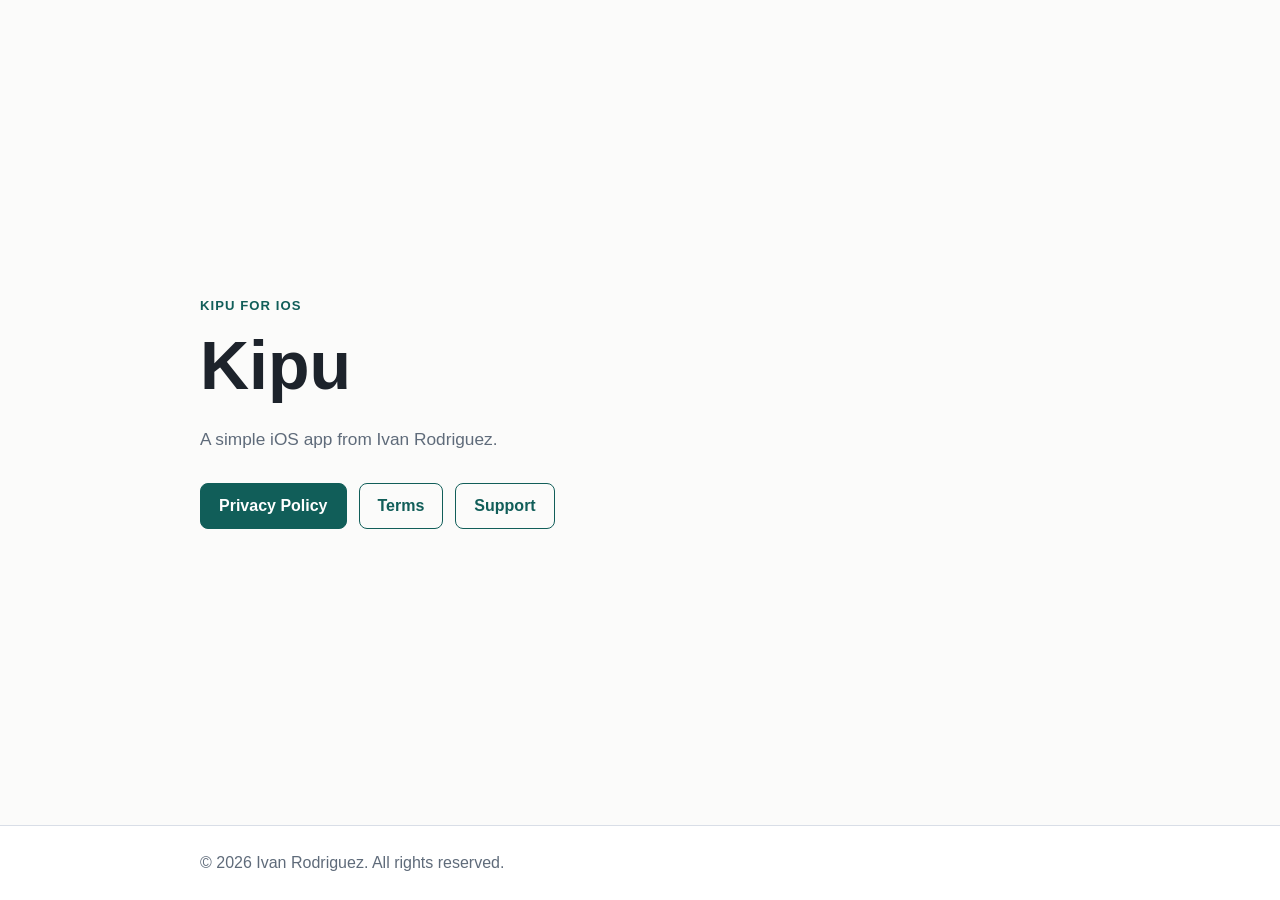
<file: index.html>
<!doctype html>
<html lang="en">
  <head>
    <meta charset="utf-8">
    <meta name="viewport" content="width=device-width, initial-scale=1">
    <title>Kipu</title>
    <meta
      name="description"
      content="Kipu is an iOS app by Ivan Rodriguez."
    >
    <meta name="robots" content="index, follow">
    <meta property="og:title" content="Kipu">
    <meta
      property="og:description"
      content="Kipu is an iOS app by Ivan Rodriguez."
    >
    <meta property="og:type" content="website">
    <meta property="og:site_name" content="Kipu">
    <meta name="twitter:card" content="summary">
    <meta name="twitter:title" content="Kipu">
    <meta
      name="twitter:description"
      content="Kipu is an iOS app by Ivan Rodriguez."
    >
    <link rel="stylesheet" href="styles.css">
  </head>
  <body class="landing-page">
    <main class="landing-shell container">
      <section class="landing-hero" aria-labelledby="landing-title">
        <p class="eyebrow">Kipu for iOS</p>
        <h1 id="landing-title">Kipu</h1>
        <p class="summary">
          A simple iOS app from Ivan Rodriguez.
        </p>
        <div class="landing-actions">
          <a class="button-primary" data-privacy-link href="privacy/">Privacy Policy</a>
          <a class="button-secondary" data-terms-link href="terms/">Terms</a>
          <a class="button-secondary" data-support-link href="support/">Support</a>
        </div>
      </section>
    </main>

    <footer class="site-footer">
      <div class="container">
        <p>&copy; <span id="year">2026</span> Ivan Rodriguez. All rights reserved.</p>
      </div>
    </footer>
    <script>
      if (window.location.protocol === "file:") {
        document.querySelector("[data-privacy-link]").href = "privacy/index.html";
        document.querySelector("[data-terms-link]").href = "terms/index.html";
        document.querySelector("[data-support-link]").href = "support/index.html";
      }
    </script>
  </body>
</html>
</file>
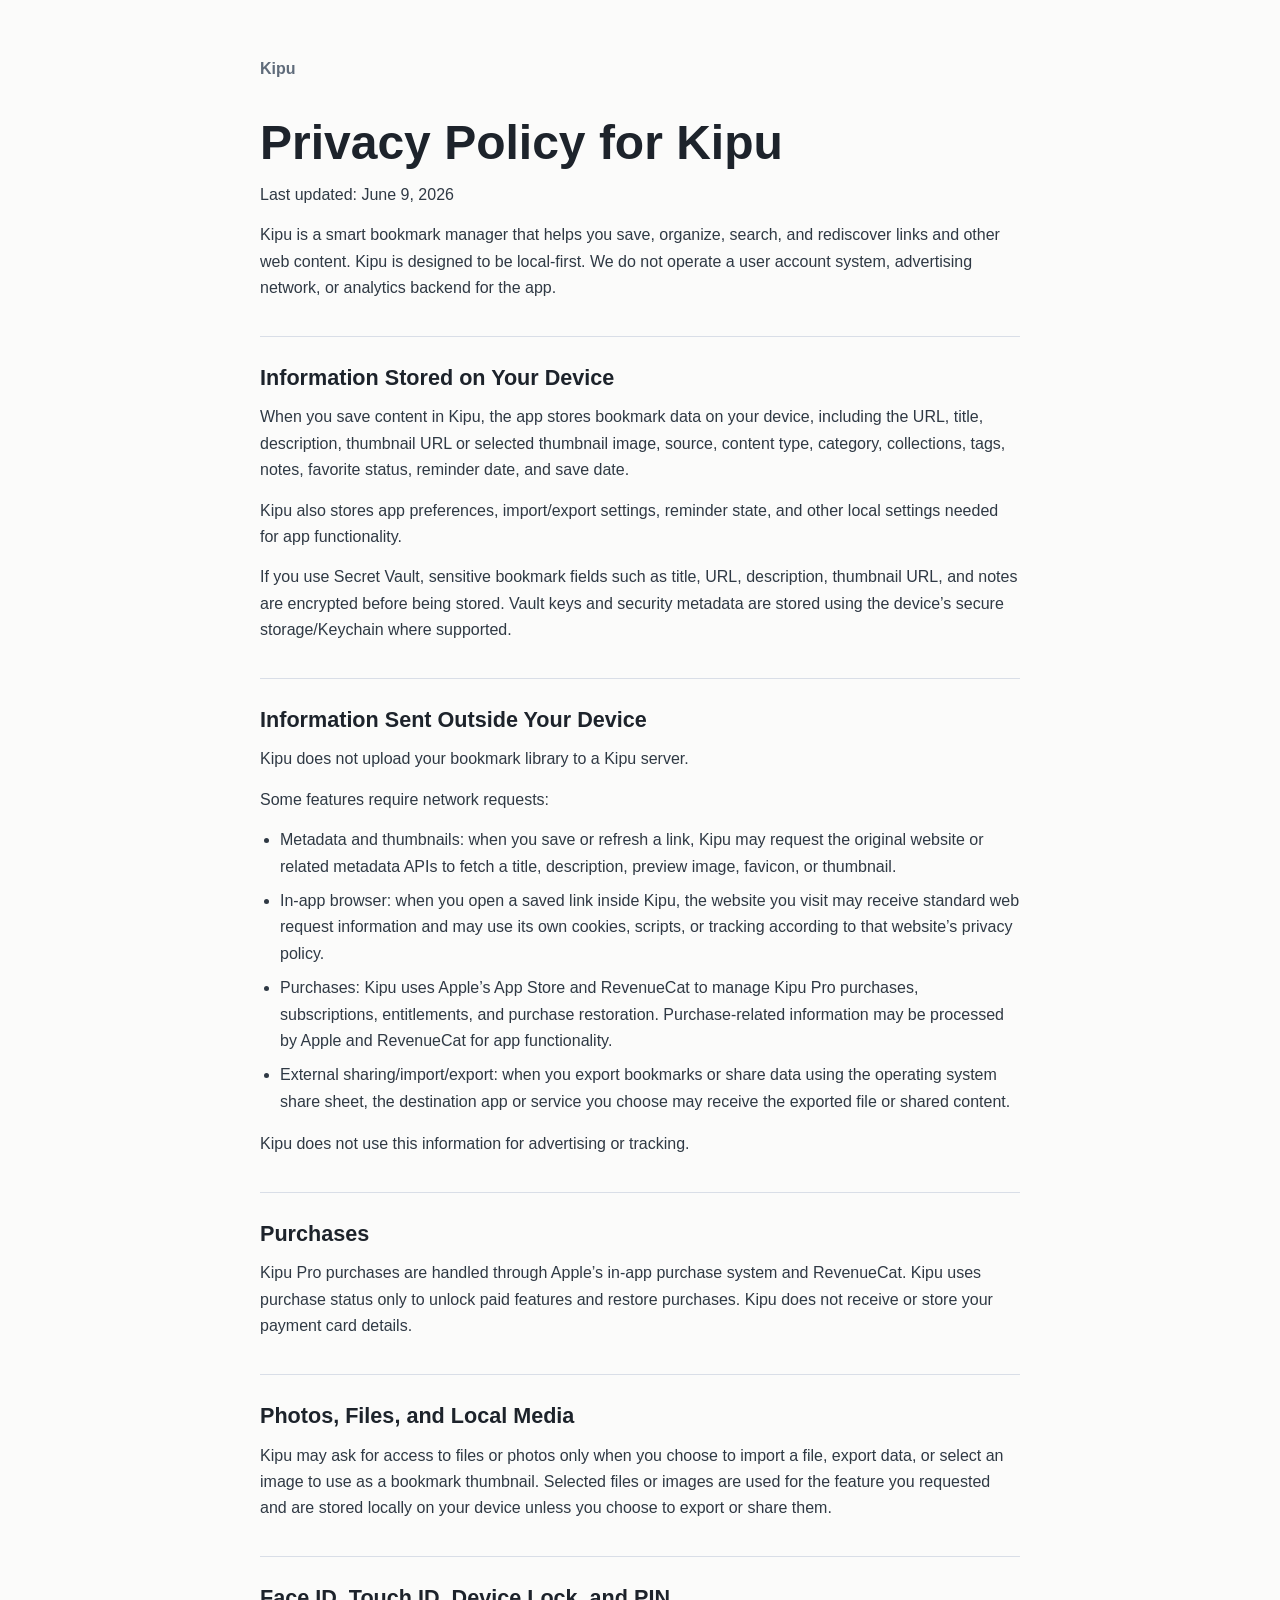
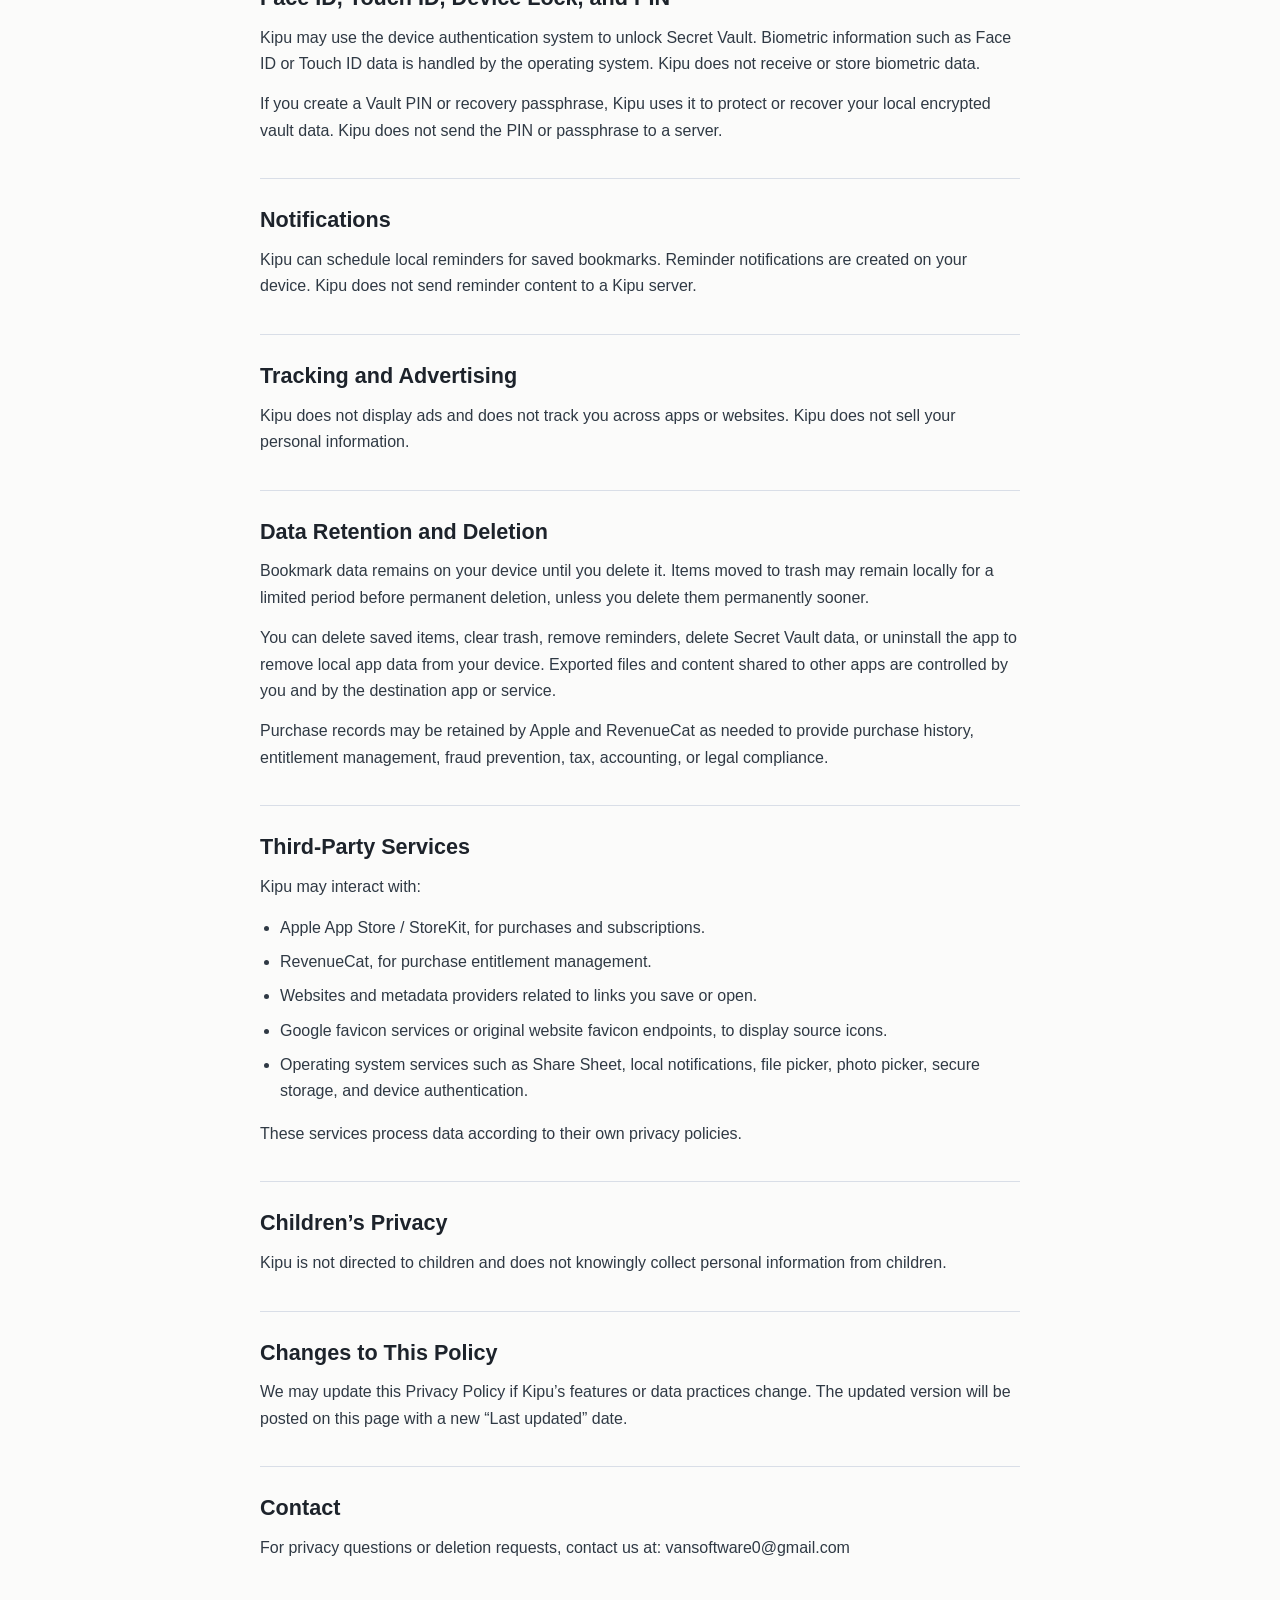
<file: privacy/index.html>
<!doctype html>
<html lang="en">
  <head>
    <meta charset="utf-8">
    <meta name="viewport" content="width=device-width, initial-scale=1">
    <title>Privacy Policy for Kipu</title>
    <meta
      name="description"
      content="Privacy Policy for Kipu, a smart bookmark manager for iOS."
    >
    <meta name="robots" content="index, follow">
    <meta property="og:title" content="Privacy Policy for Kipu">
    <meta
      property="og:description"
      content="Privacy Policy for Kipu, a smart bookmark manager for iOS."
    >
    <meta property="og:type" content="website">
    <meta property="og:site_name" content="Kipu">
    <meta name="twitter:card" content="summary">
    <meta name="twitter:title" content="Privacy Policy for Kipu">
    <meta
      name="twitter:description"
      content="Privacy Policy for Kipu, a smart bookmark manager for iOS."
    >
    <link rel="stylesheet" href="../styles.css">
  </head>
  <body>
    <main class="privacy-document container">
      <a class="plain-back-link" href="../">Kipu</a>
      <h1>Privacy Policy for Kipu</h1>

      <p>Last updated: June 9, 2026</p>

      <p>
        Kipu is a smart bookmark manager that helps you save, organize, search, and rediscover links and other web content. Kipu is designed to be local-first. We do not operate a user account system, advertising network, or analytics backend for the app.
      </p>

      <h2>Information Stored on Your Device</h2>
      <p>
        When you save content in Kipu, the app stores bookmark data on your device, including the URL, title, description, thumbnail URL or selected thumbnail image, source, content type, category, collections, tags, notes, favorite status, reminder date, and save date.
      </p>
      <p>
        Kipu also stores app preferences, import/export settings, reminder state, and other local settings needed for app functionality.
      </p>
      <p>
        If you use Secret Vault, sensitive bookmark fields such as title, URL, description, thumbnail URL, and notes are encrypted before being stored. Vault keys and security metadata are stored using the device’s secure storage/Keychain where supported.
      </p>

      <h2>Information Sent Outside Your Device</h2>
      <p>
        Kipu does not upload your bookmark library to a Kipu server.
      </p>
      <p>
        Some features require network requests:
      </p>
      <ul>
        <li>Metadata and thumbnails: when you save or refresh a link, Kipu may request the original website or related metadata APIs to fetch a title, description, preview image, favicon, or thumbnail.</li>
        <li>In-app browser: when you open a saved link inside Kipu, the website you visit may receive standard web request information and may use its own cookies, scripts, or tracking according to that website’s privacy policy.</li>
        <li>Purchases: Kipu uses Apple’s App Store and RevenueCat to manage Kipu Pro purchases, subscriptions, entitlements, and purchase restoration. Purchase-related information may be processed by Apple and RevenueCat for app functionality.</li>
        <li>External sharing/import/export: when you export bookmarks or share data using the operating system share sheet, the destination app or service you choose may receive the exported file or shared content.</li>
      </ul>
      <p>
        Kipu does not use this information for advertising or tracking.
      </p>

      <h2>Purchases</h2>
      <p>
        Kipu Pro purchases are handled through Apple’s in-app purchase system and RevenueCat. Kipu uses purchase status only to unlock paid features and restore purchases. Kipu does not receive or store your payment card details.
      </p>

      <h2>Photos, Files, and Local Media</h2>
      <p>
        Kipu may ask for access to files or photos only when you choose to import a file, export data, or select an image to use as a bookmark thumbnail. Selected files or images are used for the feature you requested and are stored locally on your device unless you choose to export or share them.
      </p>

      <h2>Face ID, Touch ID, Device Lock, and PIN</h2>
      <p>
        Kipu may use the device authentication system to unlock Secret Vault. Biometric information such as Face ID or Touch ID data is handled by the operating system. Kipu does not receive or store biometric data.
      </p>
      <p>
        If you create a Vault PIN or recovery passphrase, Kipu uses it to protect or recover your local encrypted vault data. Kipu does not send the PIN or passphrase to a server.
      </p>

      <h2>Notifications</h2>
      <p>
        Kipu can schedule local reminders for saved bookmarks. Reminder notifications are created on your device. Kipu does not send reminder content to a Kipu server.
      </p>

      <h2>Tracking and Advertising</h2>
      <p>
        Kipu does not display ads and does not track you across apps or websites. Kipu does not sell your personal information.
      </p>

      <h2>Data Retention and Deletion</h2>
      <p>
        Bookmark data remains on your device until you delete it. Items moved to trash may remain locally for a limited period before permanent deletion, unless you delete them permanently sooner.
      </p>
      <p>
        You can delete saved items, clear trash, remove reminders, delete Secret Vault data, or uninstall the app to remove local app data from your device. Exported files and content shared to other apps are controlled by you and by the destination app or service.
      </p>
      <p>
        Purchase records may be retained by Apple and RevenueCat as needed to provide purchase history, entitlement management, fraud prevention, tax, accounting, or legal compliance.
      </p>

      <h2>Third-Party Services</h2>
      <p>
        Kipu may interact with:
      </p>
      <ul>
        <li>Apple App Store / StoreKit, for purchases and subscriptions.</li>
        <li>RevenueCat, for purchase entitlement management.</li>
        <li>Websites and metadata providers related to links you save or open.</li>
        <li>Google favicon services or original website favicon endpoints, to display source icons.</li>
        <li>Operating system services such as Share Sheet, local notifications, file picker, photo picker, secure storage, and device authentication.</li>
      </ul>
      <p>
        These services process data according to their own privacy policies.
      </p>

      <h2>Children’s Privacy</h2>
      <p>
        Kipu is not directed to children and does not knowingly collect personal information from children.
      </p>

      <h2>Changes to This Policy</h2>
      <p>
        We may update this Privacy Policy if Kipu’s features or data practices change. The updated version will be posted on this page with a new “Last updated” date.
      </p>

      <h2>Contact</h2>
      <p>
        For privacy questions or deletion requests, contact us at: vansoftware0@gmail.com
      </p>
    </main>
  </body>
</html>
</file>
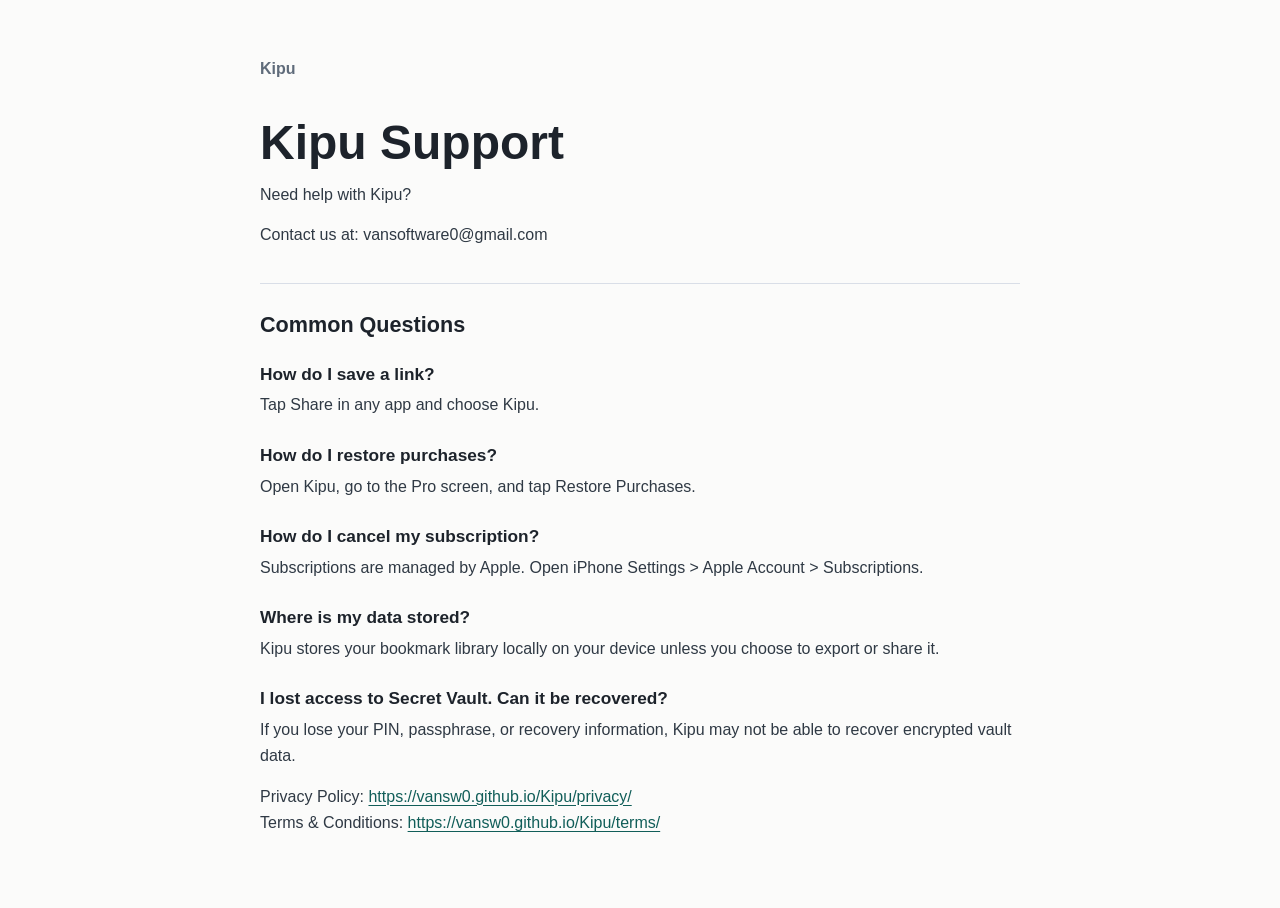
<file: support/index.html>
<!doctype html>
<html lang="en">
  <head>
    <meta charset="utf-8">
    <meta name="viewport" content="width=device-width, initial-scale=1">
    <title>Kipu Support</title>
    <meta
      name="description"
      content="Support information and common questions for Kipu."
    >
    <meta name="robots" content="index, follow">
    <meta property="og:title" content="Kipu Support">
    <meta
      property="og:description"
      content="Support information and common questions for Kipu."
    >
    <meta property="og:type" content="website">
    <meta property="og:site_name" content="Kipu">
    <meta name="twitter:card" content="summary">
    <meta name="twitter:title" content="Kipu Support">
    <meta
      name="twitter:description"
      content="Support information and common questions for Kipu."
    >
    <link rel="stylesheet" href="../styles.css">
  </head>
  <body>
    <main class="privacy-document container">
      <a class="plain-back-link" href="../">Kipu</a>
      <h1>Kipu Support</h1>

      <p>Need help with Kipu?</p>

      <p>Contact us at: vansoftware0@gmail.com</p>

      <h2>Common Questions</h2>

      <h3>How do I save a link?</h3>
      <p>Tap Share in any app and choose Kipu.</p>

      <h3>How do I restore purchases?</h3>
      <p>Open Kipu, go to the Pro screen, and tap Restore Purchases.</p>

      <h3>How do I cancel my subscription?</h3>
      <p>Subscriptions are managed by Apple. Open iPhone Settings &gt; Apple Account &gt; Subscriptions.</p>

      <h3>Where is my data stored?</h3>
      <p>Kipu stores your bookmark library locally on your device unless you choose to export or share it.</p>

      <h3>I lost access to Secret Vault. Can it be recovered?</h3>
      <p>If you lose your PIN, passphrase, or recovery information, Kipu may not be able to recover encrypted vault data.</p>

      <p>
        Privacy Policy: <a href="https://vansw0.github.io/Kipu/privacy/">https://vansw0.github.io/Kipu/privacy/</a><br>
        Terms &amp; Conditions: <a href="https://vansw0.github.io/Kipu/terms/">https://vansw0.github.io/Kipu/terms/</a>
      </p>
    </main>
  </body>
</html>
</file>
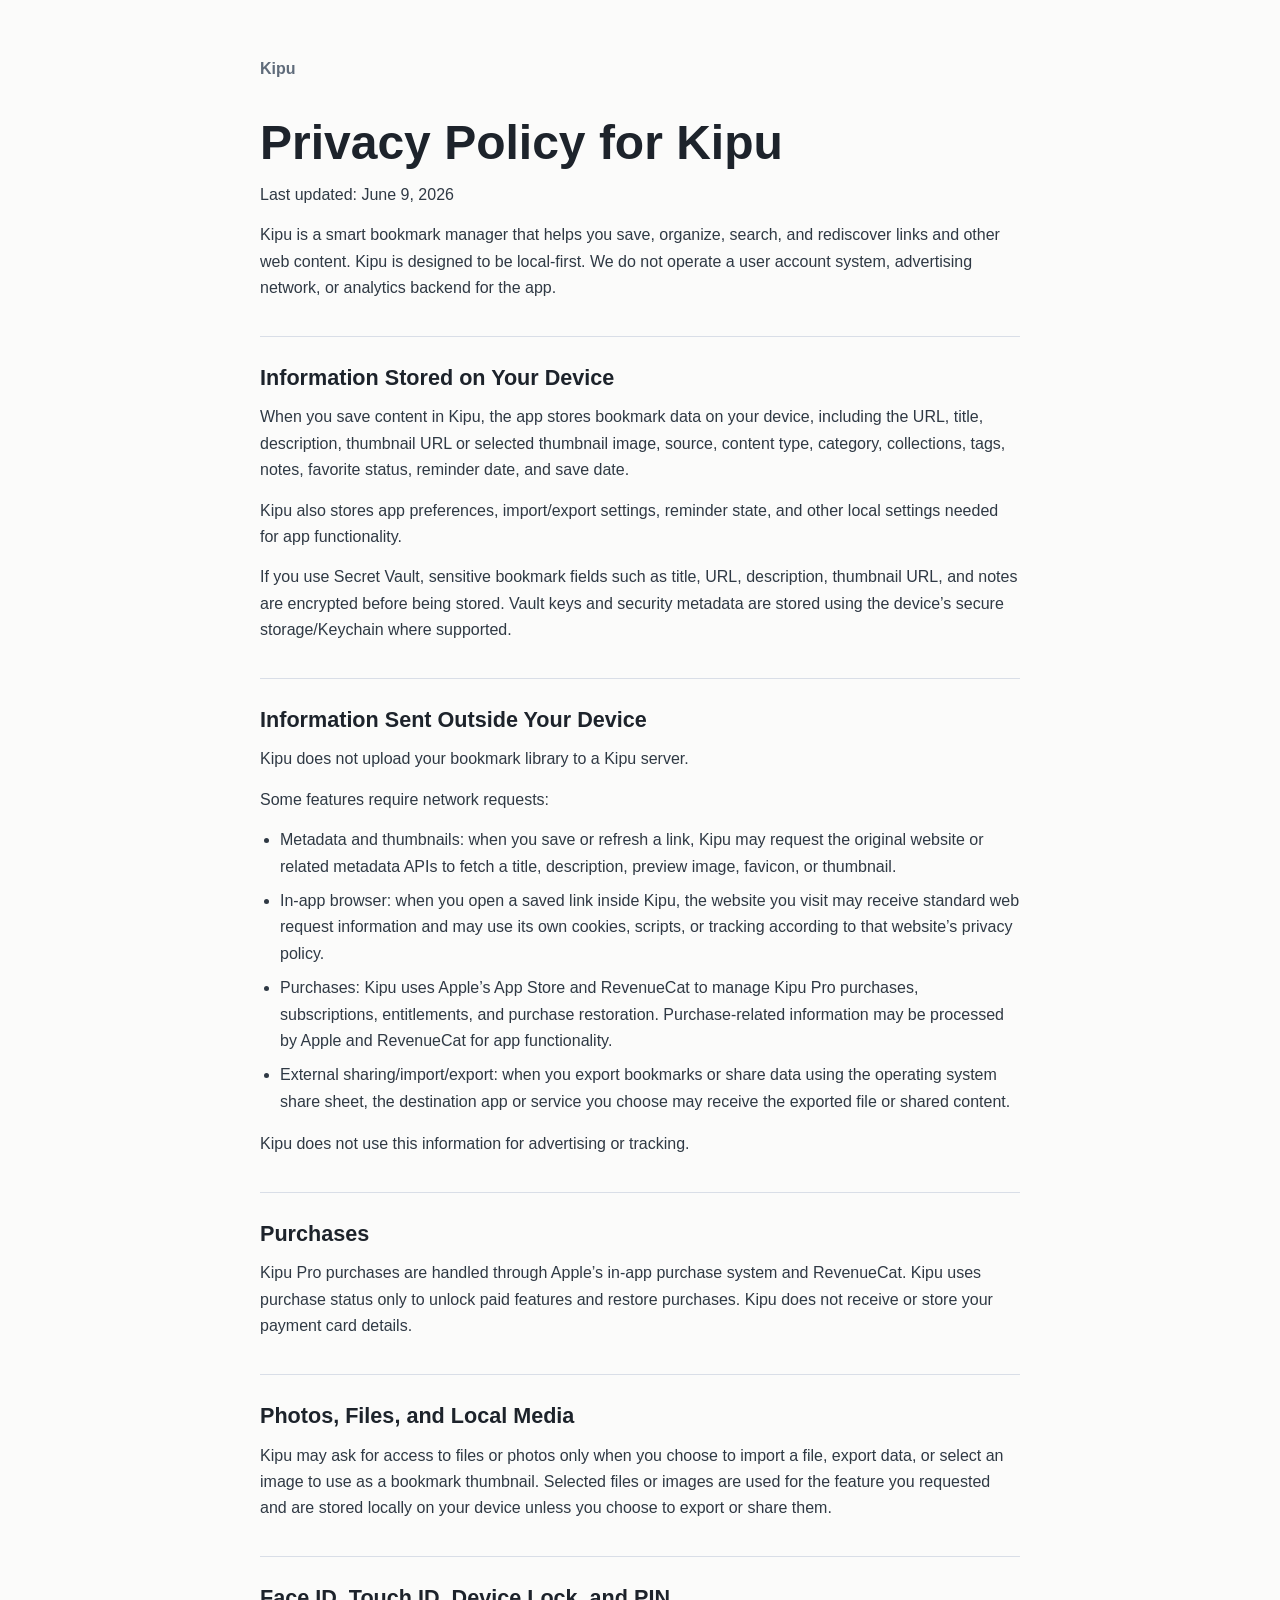
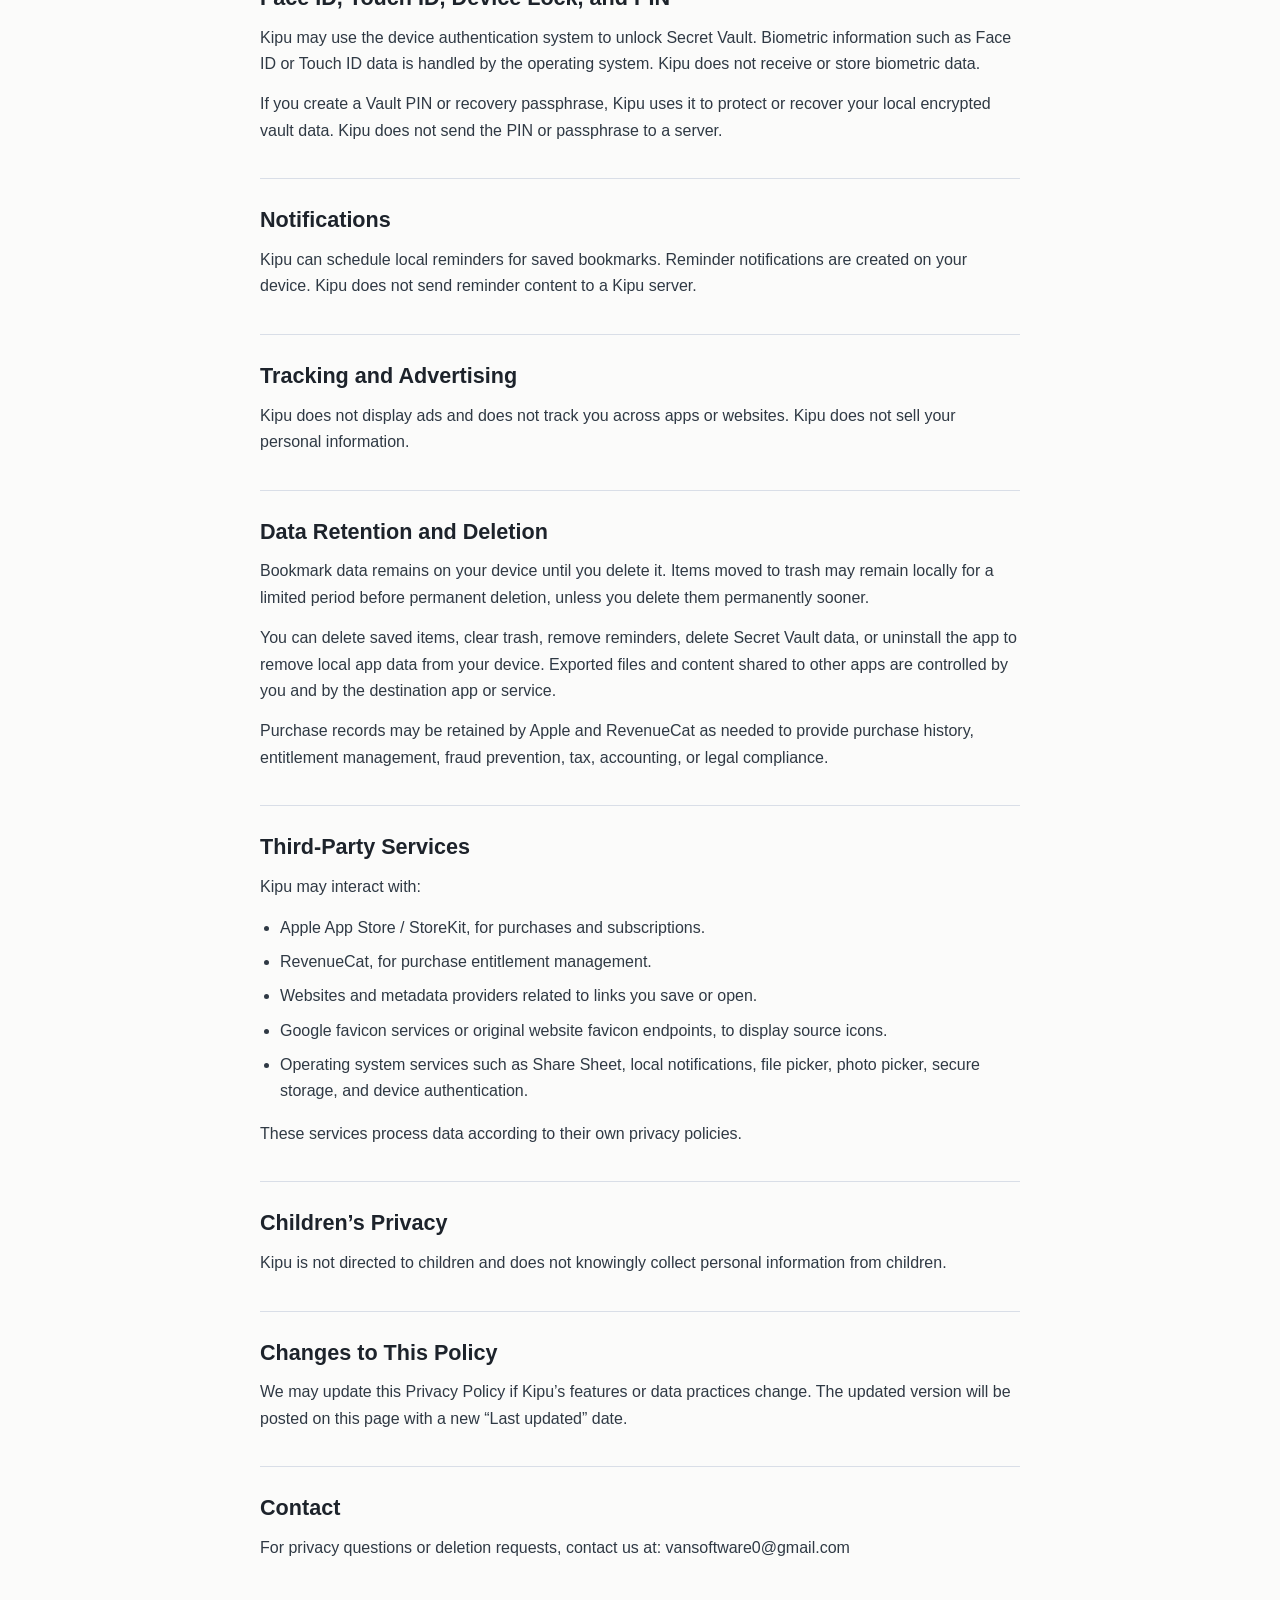
<file: privacy.html>
<!doctype html>
<html lang="en">
  <head>
    <meta charset="utf-8">
    <meta name="viewport" content="width=device-width, initial-scale=1">
    <title>Kipu Privacy Policy</title>
    <meta http-equiv="refresh" content="0; url=privacy/index.html">
    <link rel="canonical" href="privacy/">
    <meta name="robots" content="noindex">
  </head>
  <body>
    <p><a href="privacy/index.html">View the Kipu Privacy Policy</a>.</p>
  </body>
</html>
</file>
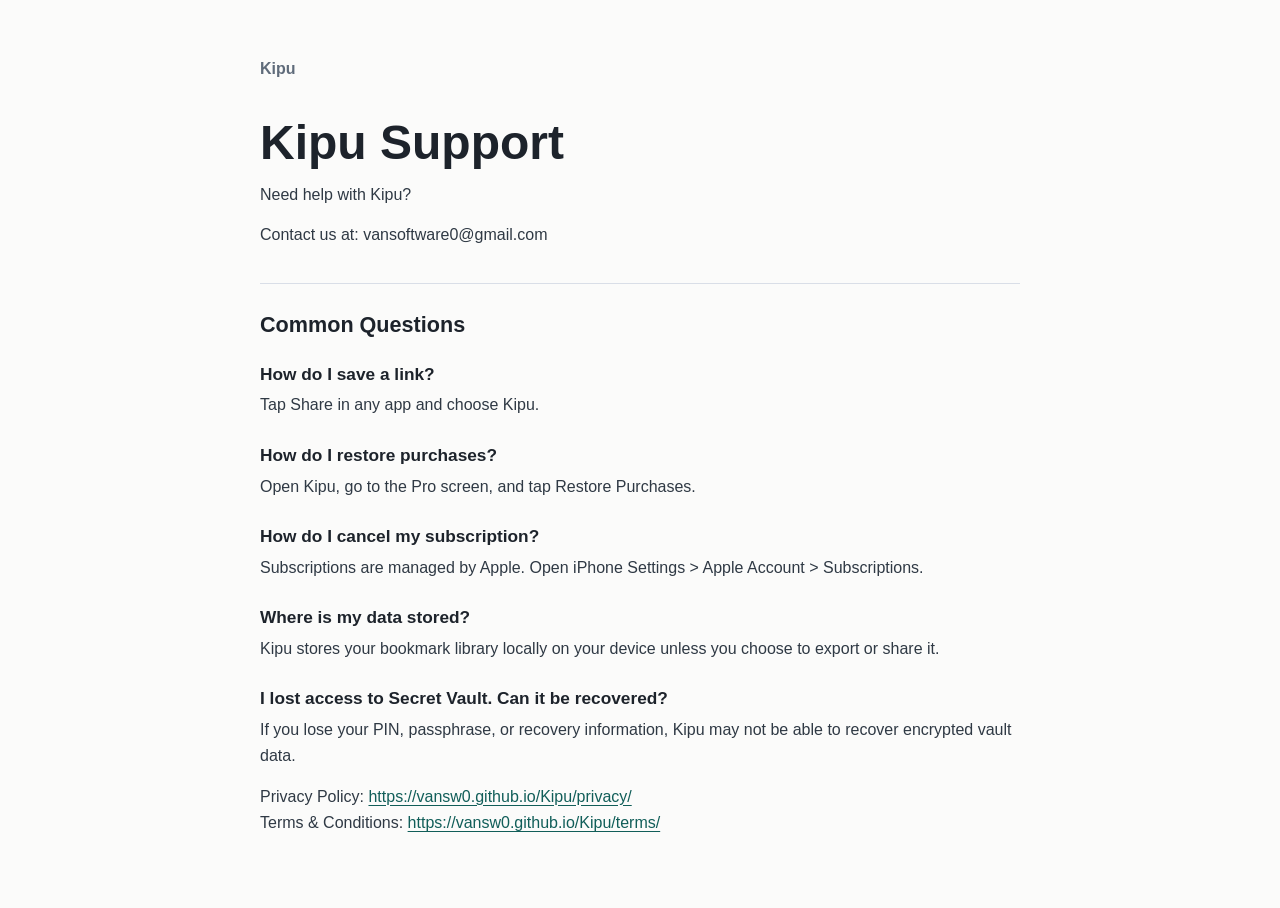
<file: support.html>
<!doctype html>
<html lang="en">
  <head>
    <meta charset="utf-8">
    <meta name="viewport" content="width=device-width, initial-scale=1">
    <title>Kipu Support</title>
    <meta http-equiv="refresh" content="0; url=support/index.html">
    <link rel="canonical" href="support/">
    <meta name="robots" content="noindex">
  </head>
  <body>
    <p><a href="support/index.html">View Kipu Support</a>.</p>
  </body>
</html>
</file>
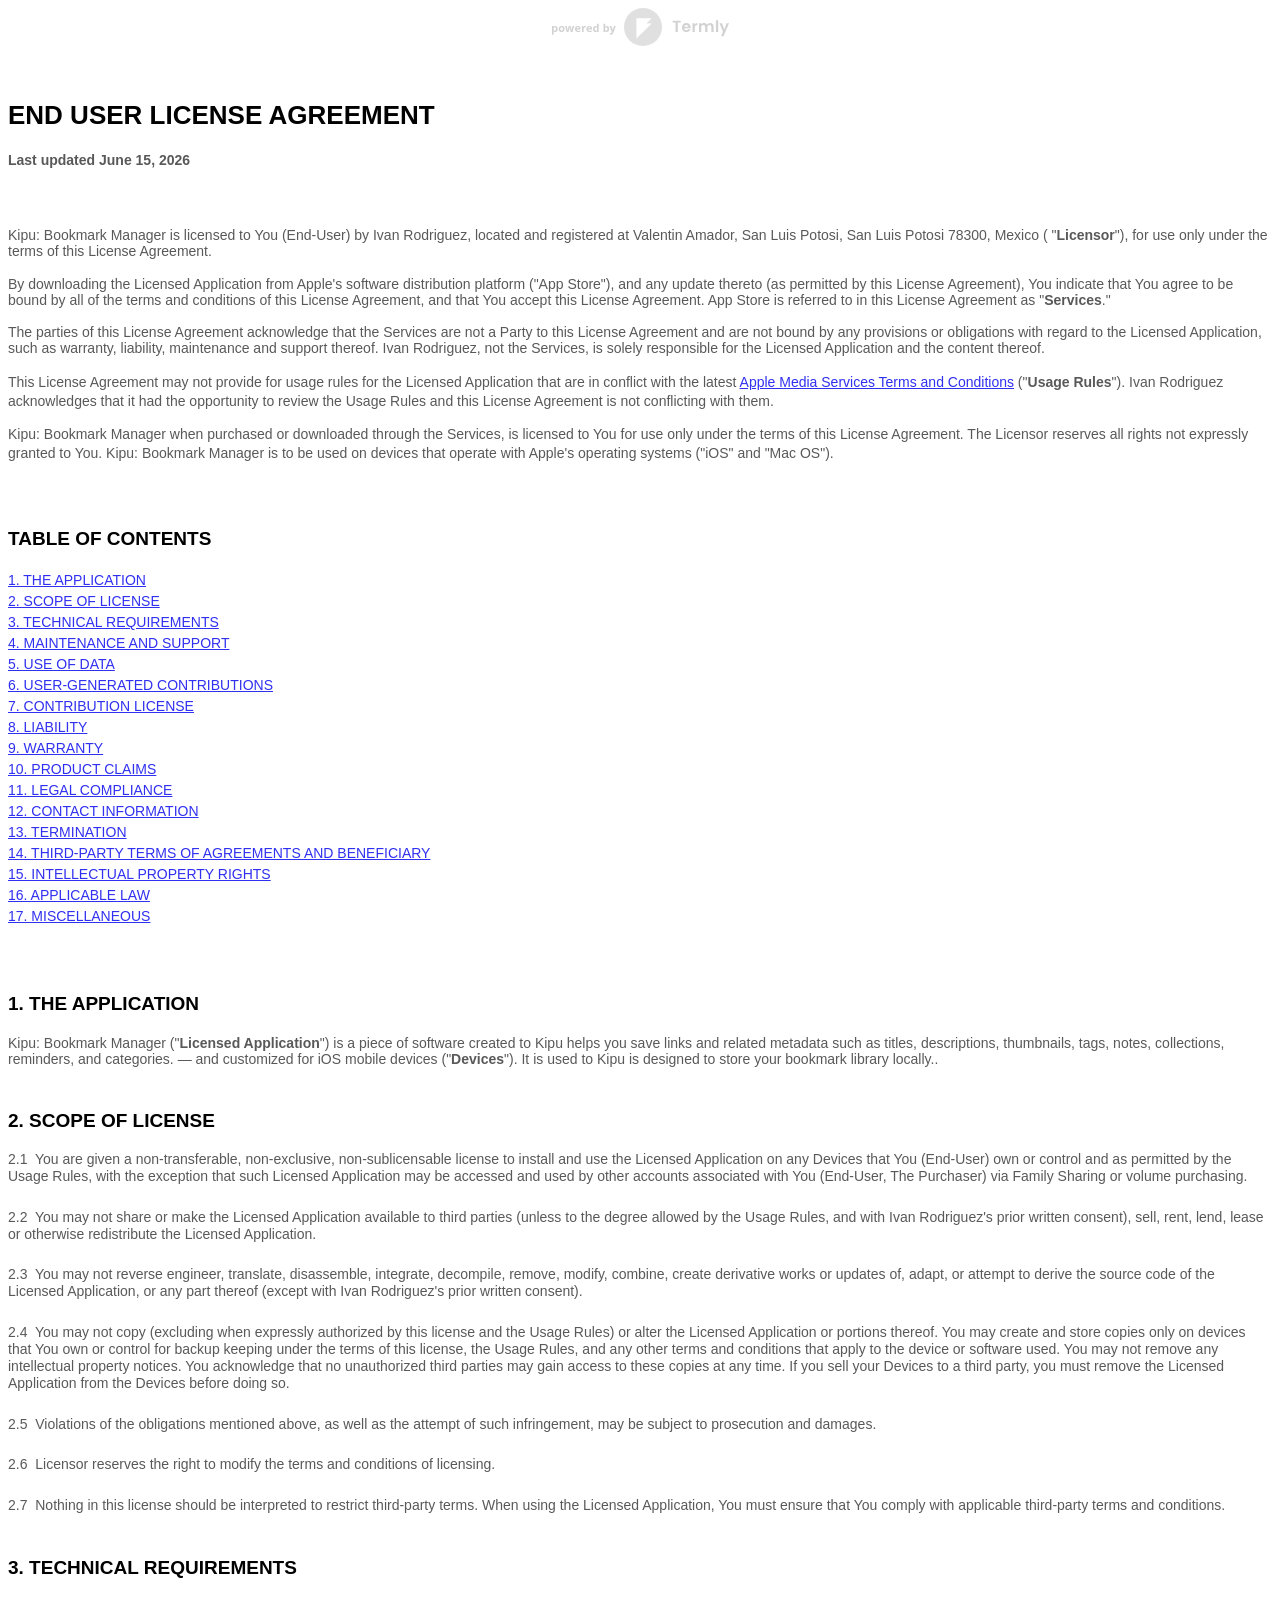
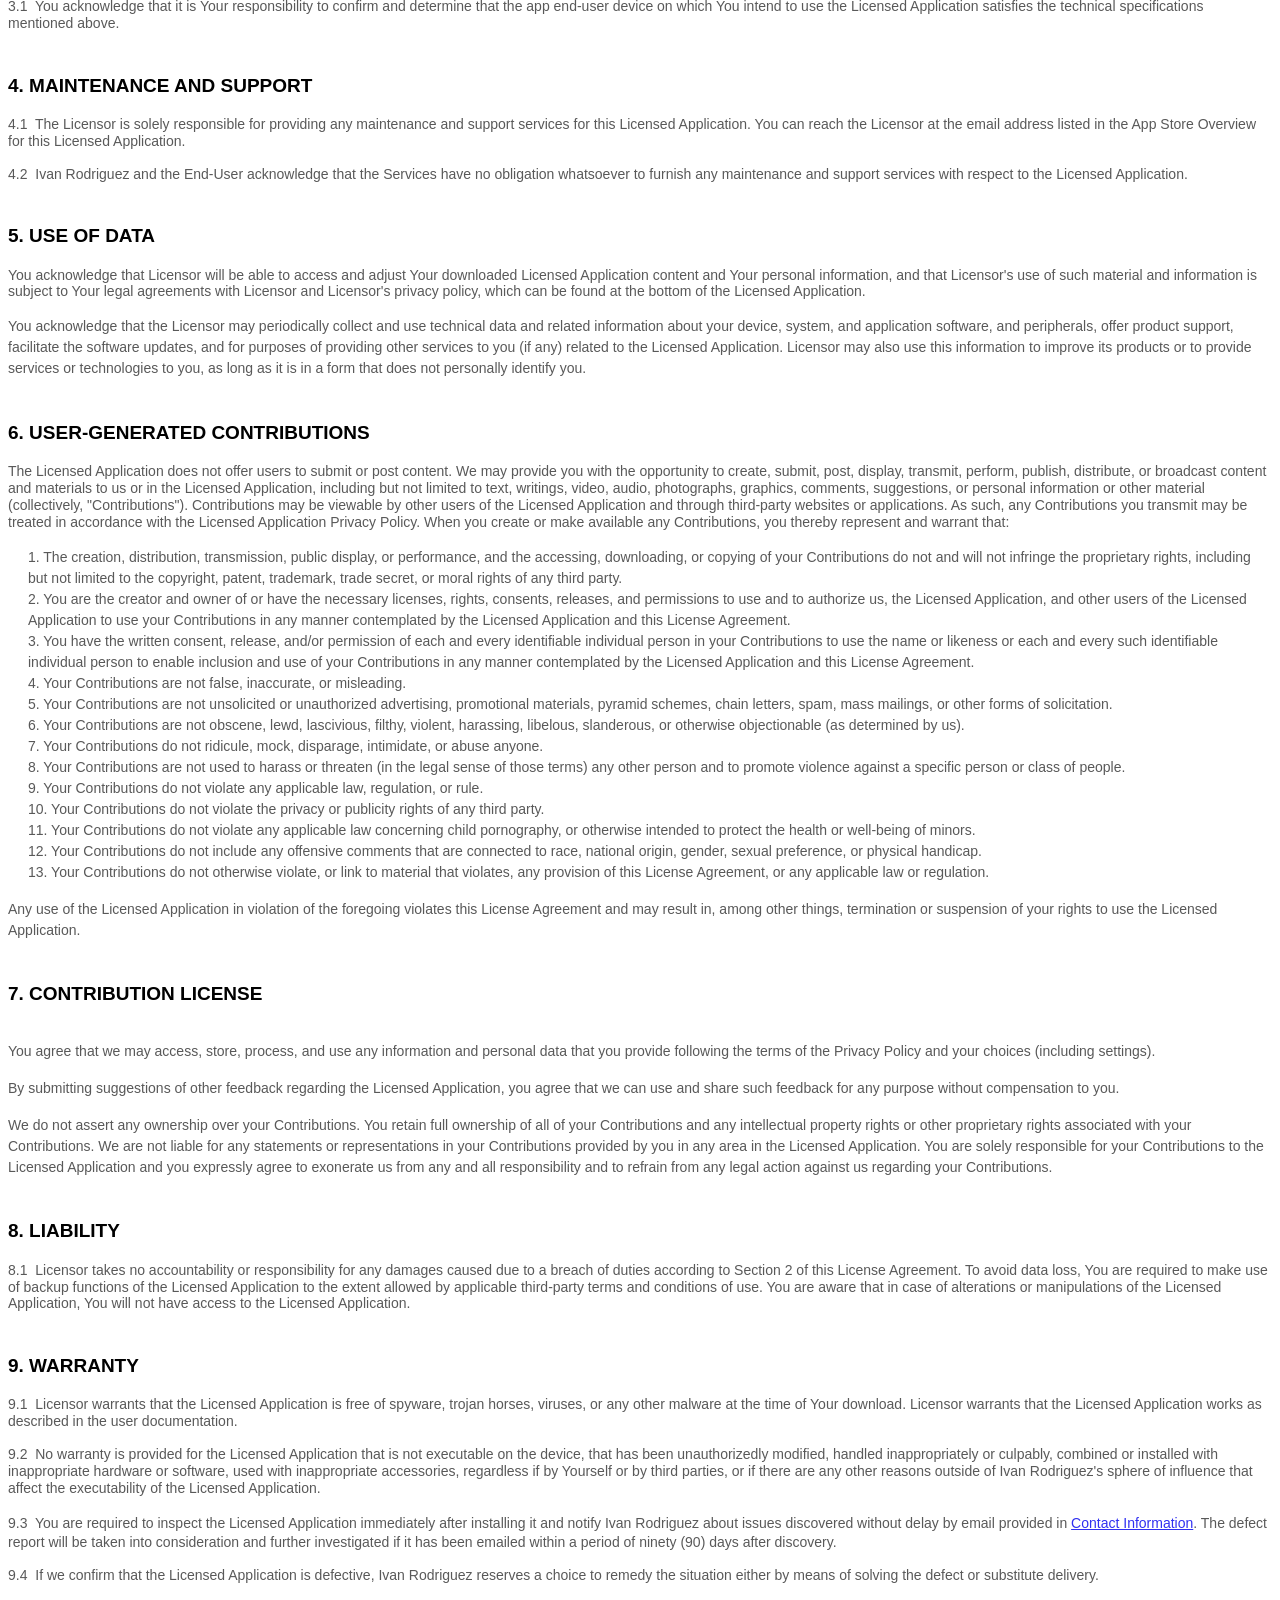
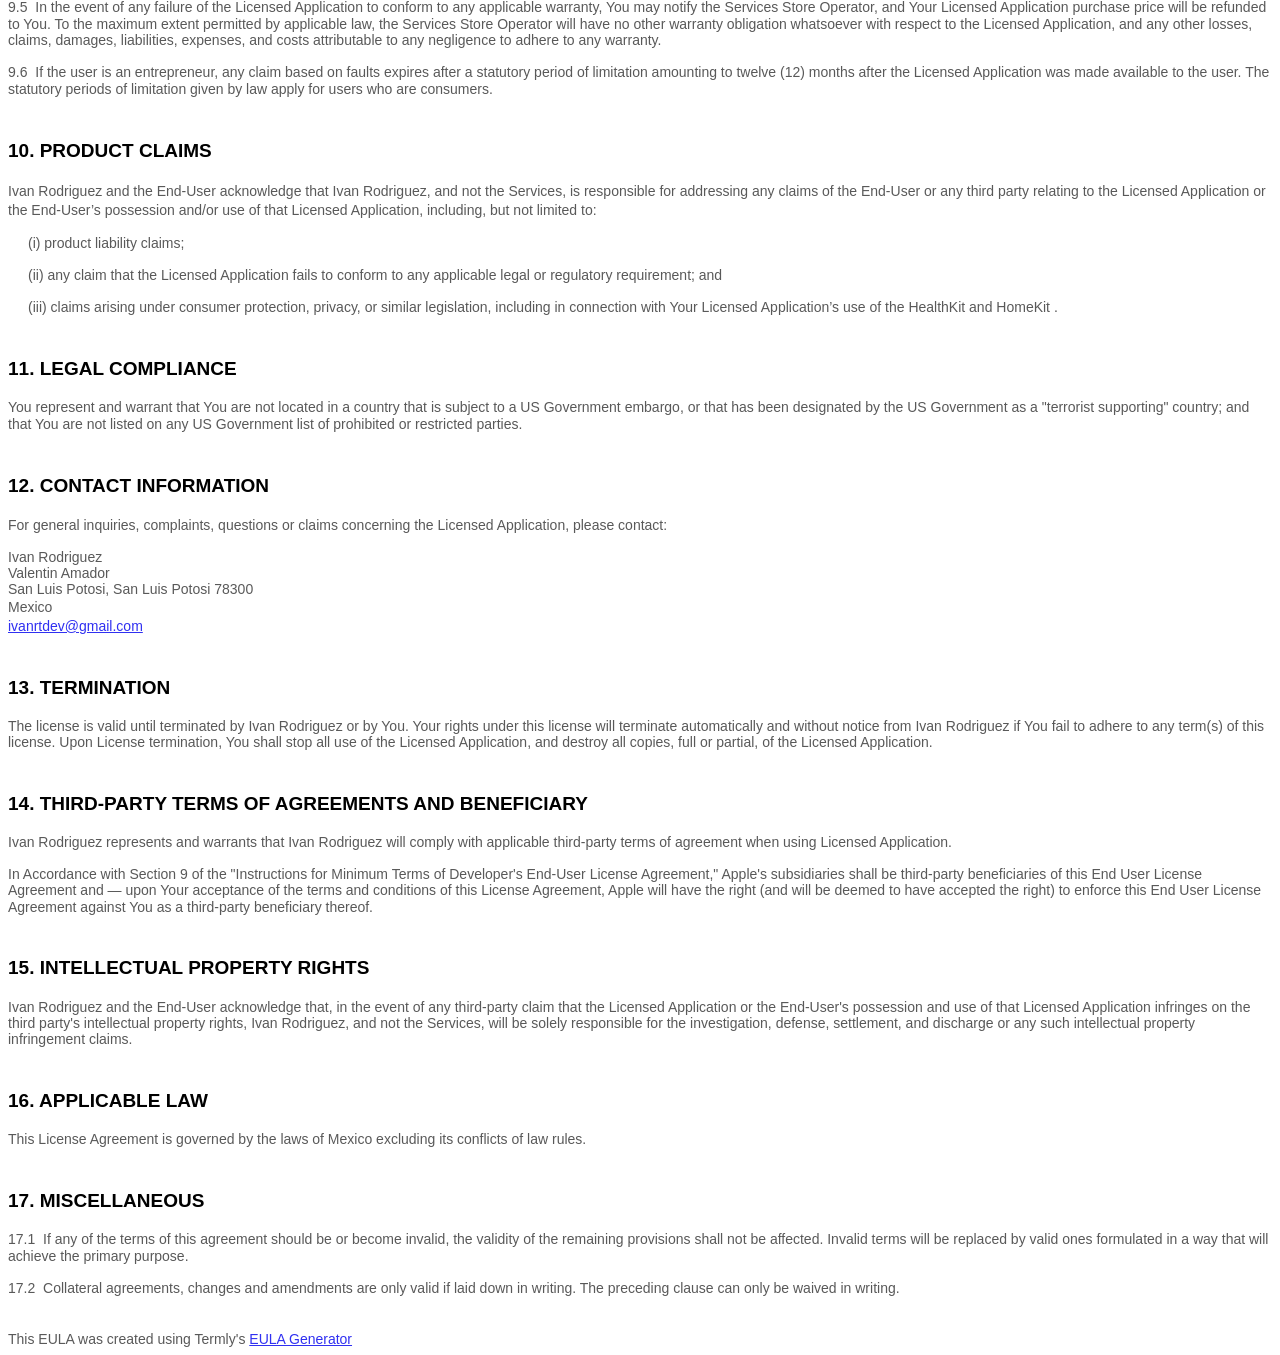
<file: terms.html>
<!doctype html>
<html lang="en">
  <head>
    <meta charset="utf-8">
    <meta name="viewport" content="width=device-width, initial-scale=1">
    <title>Terms and Conditions for Kipu</title>
    <meta http-equiv="refresh" content="0; url=terms/index.html">
    <link rel="canonical" href="terms/">
    <meta name="robots" content="noindex">
  </head>
  <body>
    <p><a href="terms/index.html">View the Kipu Terms and Conditions</a>.</p>
  </body>
</html>
</file>
<file: styles.css>
:root {
  color-scheme: light;
  --background: #fbfbfa;
  --surface: #ffffff;
  --text: #1d232b;
  --muted: #5f6b7a;
  --border: #d9dee7;
  --accent: #0f766e;
  --accent-strong: #115e59;
  --ink: #10201e;
  --notice: #eef6f5;
  --shadow: 0 18px 48px rgba(29, 35, 43, 0.08);
}

* {
  box-sizing: border-box;
}

html {
  scroll-behavior: smooth;
}

body {
  margin: 0;
  background: var(--background);
  color: var(--text);
  font-family: -apple-system, BlinkMacSystemFont, "Segoe UI", Roboto, Helvetica, Arial, sans-serif;
  font-size: 16px;
  line-height: 1.65;
}

.landing-page {
  min-height: 100vh;
  display: flex;
  flex-direction: column;
}

a {
  color: var(--accent-strong);
  text-underline-offset: 0.2em;
}

a:focus-visible {
  outline: 3px solid rgba(15, 118, 110, 0.28);
  outline-offset: 3px;
  border-radius: 4px;
}

.container {
  width: min(100% - 32px, 880px);
  margin: 0 auto;
}

.landing-shell {
  flex: 1;
  display: grid;
  align-items: center;
  padding: 72px 0;
}

.landing-hero {
  max-width: 620px;
}

.landing-actions {
  display: flex;
  flex-wrap: wrap;
  gap: 12px;
  margin-top: 30px;
}

.button-primary,
.button-secondary {
  display: inline-flex;
  align-items: center;
  justify-content: center;
  min-height: 46px;
  padding: 0 18px;
  border: 1px solid var(--accent-strong);
  border-radius: 8px;
  font-weight: 700;
  line-height: 1;
  text-decoration: none;
}

.button-primary {
  background: var(--accent-strong);
  color: #ffffff;
}

.button-secondary {
  background: transparent;
  color: var(--accent-strong);
}

.site-header {
  background: var(--surface);
  border-bottom: 1px solid var(--border);
}

.header-content {
  padding: 56px 0 34px;
}

.eyebrow {
  margin: 0 0 8px;
  color: var(--accent-strong);
  font-size: 0.82rem;
  font-weight: 700;
  letter-spacing: 0.08em;
  text-transform: uppercase;
}

h1,
h2,
h3 {
  line-height: 1.2;
}

h1 {
  margin: 0;
  font-size: clamp(2.25rem, 8vw, 4.25rem);
  font-weight: 760;
}

h2 {
  margin: 0 0 14px;
  font-size: clamp(1.35rem, 4vw, 1.85rem);
}

h3 {
  margin: 26px 0 8px;
  font-size: 1.08rem;
}

.summary {
  max-width: 680px;
  margin: 18px 0 0;
  color: var(--muted);
  font-size: 1.08rem;
}

.policy-meta {
  display: grid;
  grid-template-columns: repeat(3, minmax(0, 1fr));
  gap: 12px;
  margin: 30px 0 0;
}

.policy-meta div {
  min-width: 0;
  padding: 16px;
  background: var(--background);
  border: 1px solid var(--border);
  border-radius: 8px;
}

.policy-meta dt {
  margin: 0 0 4px;
  color: var(--muted);
  font-size: 0.78rem;
  font-weight: 700;
  text-transform: uppercase;
}

.policy-meta dd {
  margin: 0;
  overflow-wrap: anywhere;
  font-weight: 650;
}

.policy-content {
  padding: 34px 0 56px;
}

.privacy-document {
  max-width: 760px;
  padding-top: 56px;
  padding-bottom: 72px;
}

.plain-back-link {
  display: inline-flex;
  margin-bottom: 32px;
  color: var(--muted);
  font-weight: 700;
  text-decoration: none;
}

.plain-back-link:hover {
  color: var(--text);
}

.privacy-document h1 {
  margin-bottom: 10px;
  font-size: clamp(2rem, 6vw, 3rem);
}

.privacy-document h2 {
  margin-top: 34px;
  padding-top: 28px;
  border-top: 1px solid var(--border);
  font-size: 1.35rem;
}

.privacy-document p,
.privacy-document li {
  color: #2f3944;
}

.notice,
.policy-content section {
  margin: 0 0 18px;
  padding: 28px;
  background: var(--surface);
  border: 1px solid var(--border);
  border-radius: 8px;
  box-shadow: var(--shadow);
}

.notice {
  background: var(--notice);
  border-color: rgba(15, 118, 110, 0.24);
}

.notice h2 {
  font-size: 1.2rem;
}

p {
  margin: 0 0 14px;
}

p:last-child,
ul:last-child,
address:last-child {
  margin-bottom: 0;
}

ul {
  margin: 0 0 16px;
  padding-left: 1.25rem;
}

li + li {
  margin-top: 8px;
}

address {
  font-style: normal;
}

.site-footer {
  border-top: 1px solid var(--border);
  background: var(--surface);
  color: var(--muted);
}

.site-footer .container {
  padding: 24px 0;
}

.site-footer p {
  margin: 0;
}

@media (max-width: 720px) {
  .container {
    width: min(100% - 24px, 880px);
  }

  .header-content {
    padding: 38px 0 26px;
  }

  .policy-meta {
    grid-template-columns: 1fr;
  }

  .privacy-hero-grid,
  .policy-layout {
    grid-template-columns: 1fr;
  }

  .privacy-hero-grid {
    gap: 28px;
    padding: 34px 0 30px;
  }

  .privacy-snapshot {
    grid-template-columns: 1fr;
  }

  .policy-layout {
    gap: 28px;
    padding: 32px 0 48px;
  }

  .policy-sidebar {
    position: static;
  }

  .notice,
  .policy-content section {
    padding: 22px;
  }
}
</file>
